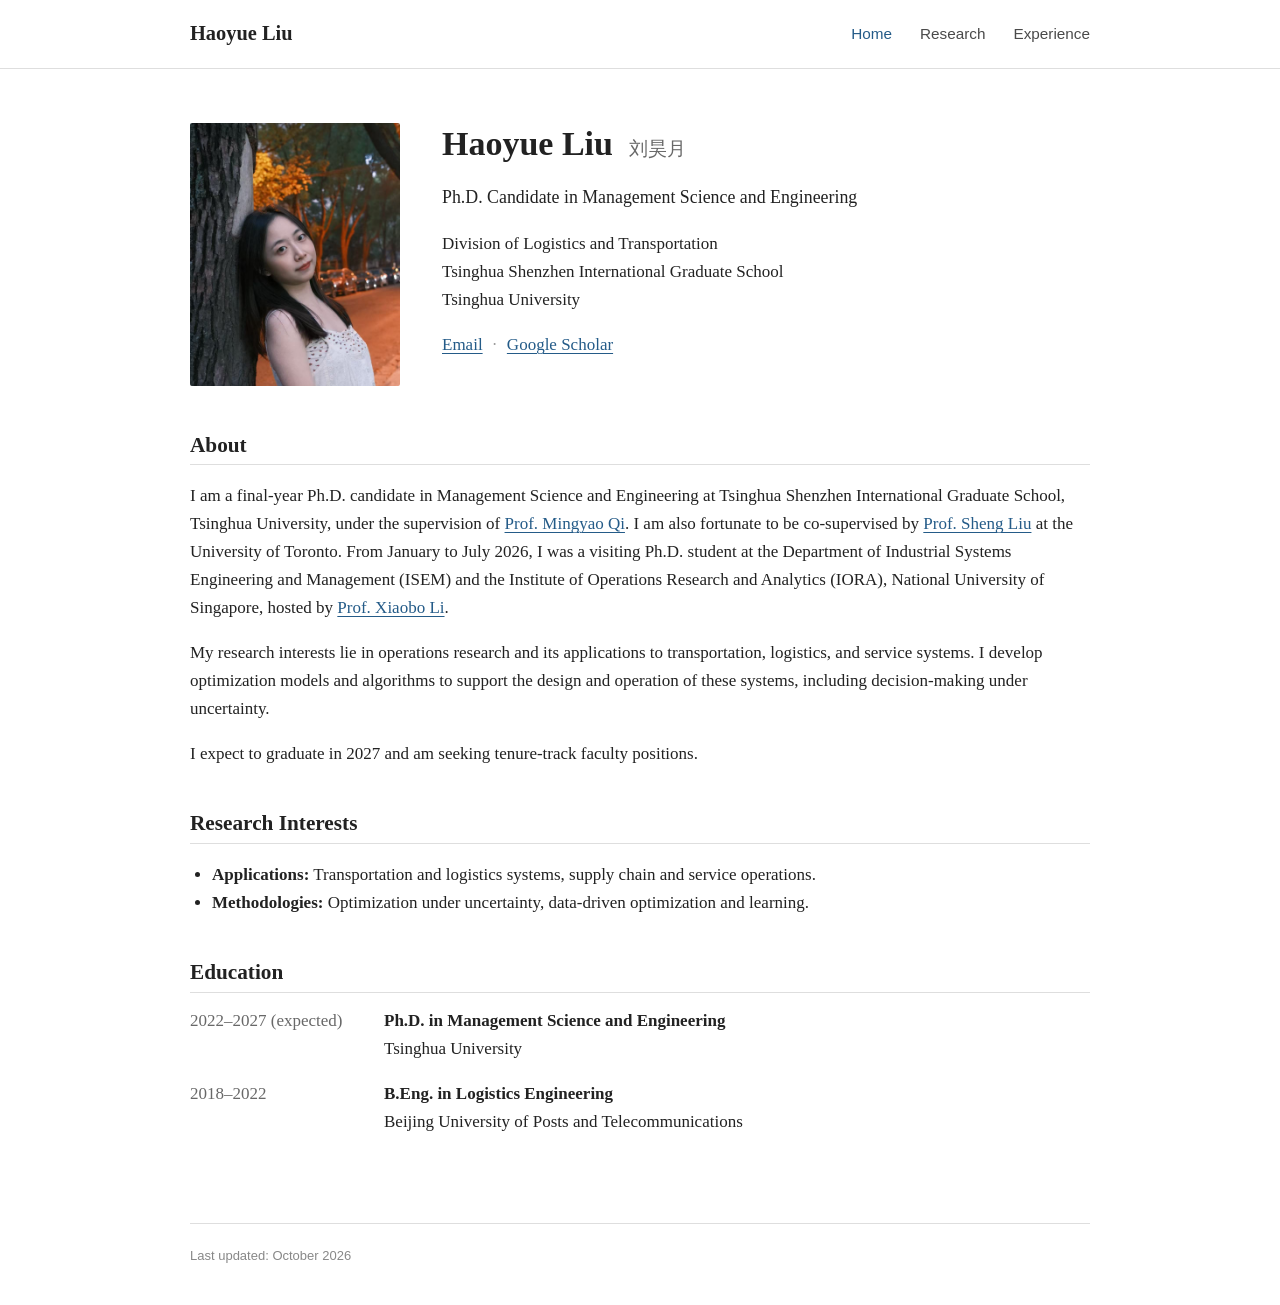
<file: index.html>
<!doctype html>
<html lang="en">
<head>
  <meta charset="utf-8">
  <meta name="viewport" content="width=device-width, initial-scale=1">
  <meta name="description" content="Homepage of Haoyue Liu, Ph.D. candidate at Tsinghua University.">
  <title>Haoyue Liu | Operations & Analytics</title>
  <link rel="stylesheet" href="assets/css/main.css">
</head>
<body>
  <header class="site-header">
    <nav class="nav wrap" aria-label="Primary navigation">
      <a class="site-name" href="index.html">Haoyue Liu</a>
      <div class="nav-links"><a class="active" href="index.html">Home</a><a href="research.html">Research</a><a href="experience.html">Experience</a></div>
    </nav>
  </header>
  <main class="wrap">
    <section class="intro">
      <img class="portrait" src="assets/images/profile.jpg" alt="Portrait of Haoyue Liu">
      <div>
        <h1>Haoyue Liu <span lang="zh-Hans">刘昊月</span></h1>
        <p class="role">Ph.D. Candidate in Management Science and Engineering</p>
        <p>Division of Logistics and Transportation<br>Tsinghua Shenzhen International Graduate School<br>Tsinghua University</p>
        <p><a href="mailto:liu-hy22@mails.tsinghua.edu.cn">Email</a><span class="sep">·</span><a href="https://scholar.google.com/citations?user=rS2UGIAAAAAJ&amp;hl=en">Google Scholar</a></p>
      <!--  <p><a href="mailto:liu-hy22@mails.tsinghua.edu.cn">Email</a><span class="sep">·</span><a href="files/Haoyue_Liu_CV.pdf">Curriculum Vitae</a><span class="sep">·</span><a href="https://scholar.google.com/citations?user=rS2UGIAAAAAJ&amp;hl=en">Google Scholar</a></p> -->
      </div>
    </section>

    <section>
      <h2>About</h2>
      <p>I am a final-year Ph.D. candidate in Management Science and Engineering at Tsinghua Shenzhen International Graduate School, Tsinghua University, under the supervision of <a href="https://www.sigs.tsinghua.edu.cn/qmy_en/main.htm">Prof. Mingyao Qi</a>. I am also fortunate to be co-supervised by <a href="https://sites.google.com/site/thushengliu/">Prof. Sheng Liu</a> at the University of Toronto. From January to July 2026, I was a visiting Ph.D. student at the Department of Industrial Systems Engineering and Management (ISEM) and the Institute of Operations Research and Analytics (IORA), National University of Singapore, hosted by <a href="https://sites.google.com/site/lixiaobohome/home">Prof. Xiaobo Li</a>.</p>
      <p>My research interests lie in operations research and its applications to transportation, logistics, and service systems. I develop optimization models and algorithms to support the design and operation of these systems, including decision-making under uncertainty.</p>
      <p>I expect to graduate in 2027 and am seeking tenure-track faculty positions.</p>
    </section>

    <section>
      <h2>Research Interests</h2>
      <ul>
        <li><strong>Applications:</strong> Transportation and logistics systems, supply chain and service operations.</li>
        <li><strong>Methodologies:</strong> Optimization under uncertainty, data-driven optimization and learning.</li>
      </ul>
    </section>

    <section>
      <h2>Education</h2>
      <div class="dated"><span>2022–2027 (expected)</span><p><strong>Ph.D. in Management Science and Engineering</strong><br>Tsinghua University</p></div>
      <div class="dated"><span>2018–2022</span><p><strong>B.Eng. in Logistics Engineering</strong><br>Beijing University of Posts and Telecommunications</p></div>
    </section>
  </main>
  <footer class="wrap">Last updated: October 2026</footer>
</body>
</html>
</file>
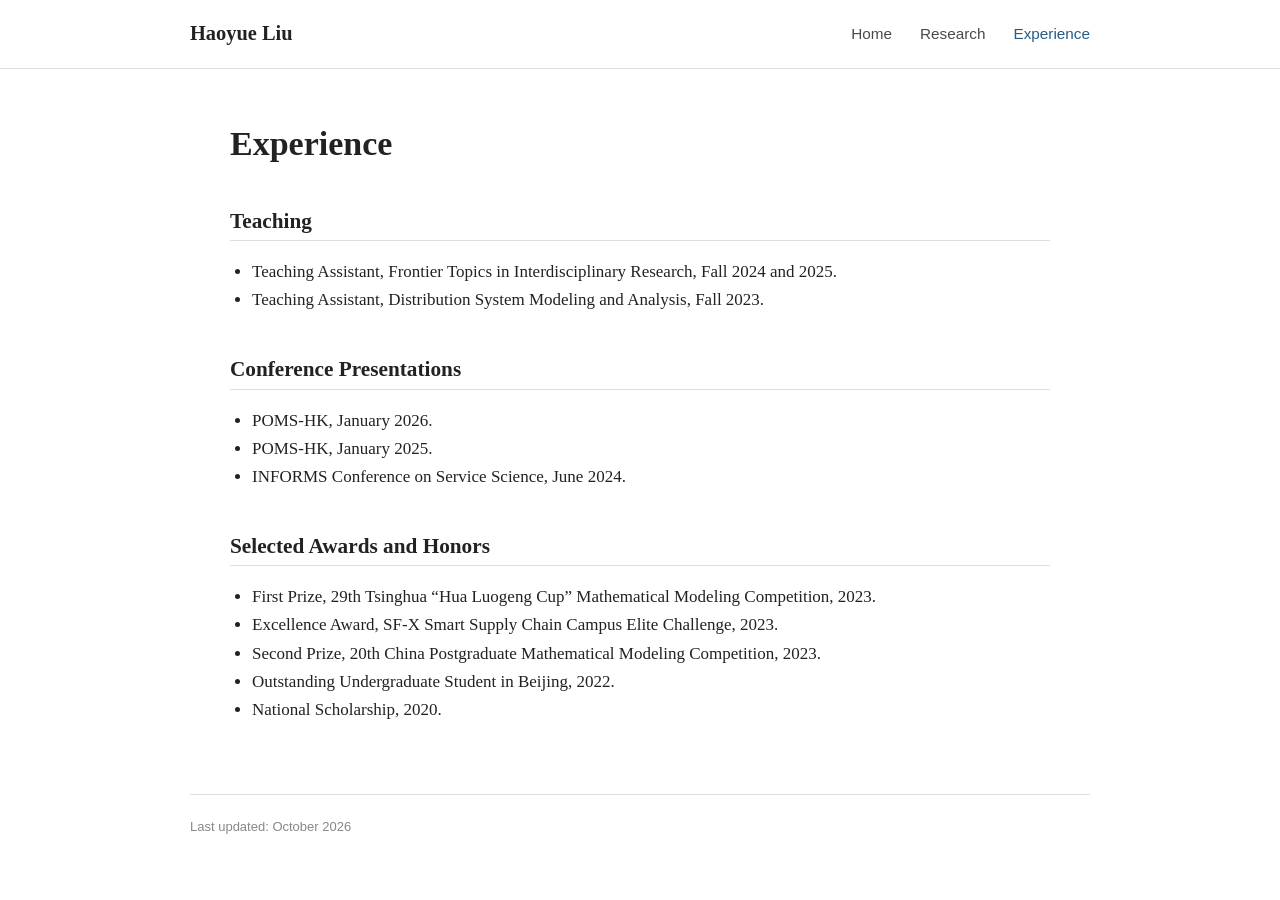
<file: experience.html>
<!doctype html><html lang="en"><head><meta charset="utf-8"><meta name="viewport" content="width=device-width, initial-scale=1"><title>Experience | Haoyue Liu</title><link rel="stylesheet" href="assets/css/main.css"></head><body>
<header class="site-header"><nav class="nav wrap"><a class="site-name" href="index.html">Haoyue Liu</a><div class="nav-links"><a href="index.html">Home</a><a href="research.html">Research</a><a class="active" href="experience.html">Experience</a></div></nav></header>
<main class="wrap page"><h1>Experience</h1>
<h2>Teaching</h2><ul><li>Teaching Assistant, Frontier Topics in Interdisciplinary Research, Fall 2024 and 2025.</li><li>Teaching Assistant, Distribution System Modeling and Analysis, Fall 2023.</li></ul>
<h2>Conference Presentations</h2><ul><li>POMS-HK, January 2026.</li><li>POMS-HK, January 2025.</li><li>INFORMS Conference on Service Science, June 2024.</li></ul>
<h2>Selected Awards and Honors</h2><ul><li>First Prize, 29th Tsinghua “Hua Luogeng Cup” Mathematical Modeling Competition, 2023.</li><li>Excellence Award, SF-X Smart Supply Chain Campus Elite Challenge, 2023.</li><li>Second Prize, 20th China Postgraduate Mathematical Modeling Competition, 2023.</li><li>Outstanding Undergraduate Student in Beijing, 2022.</li><li>National Scholarship, 2020.</li></ul>
</main><footer class="wrap">Last updated: October 2026</footer></body></html>
</file>
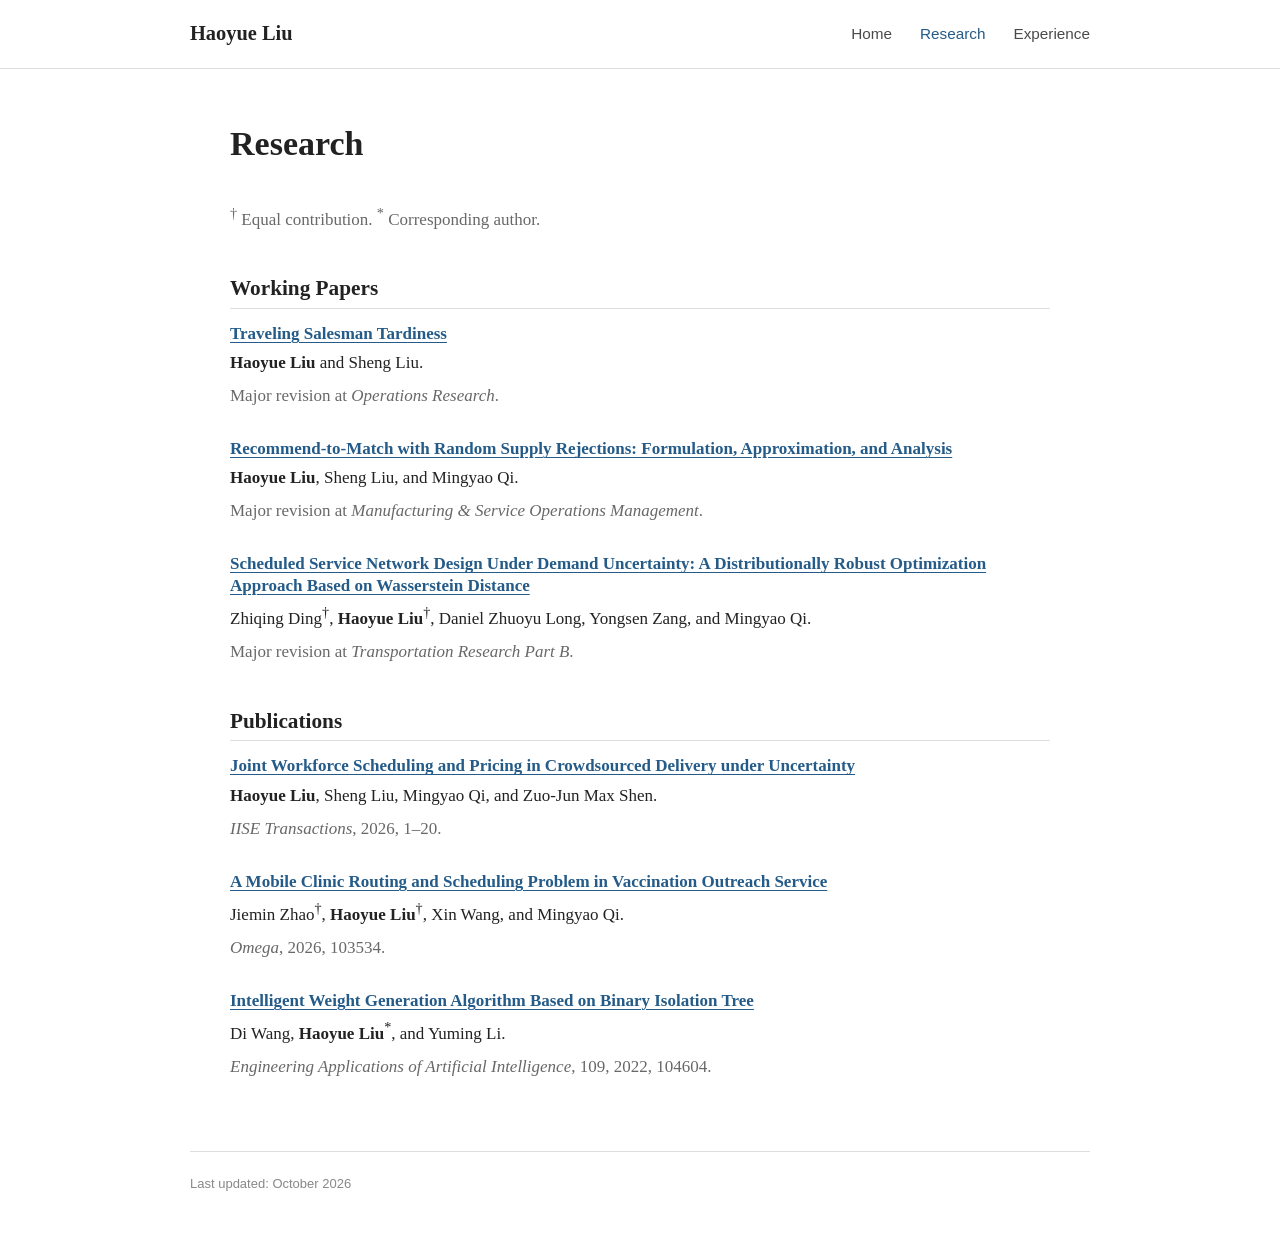
<file: research.html>
<!doctype html><html lang="en"><head><meta charset="utf-8"><meta name="viewport" content="width=device-width, initial-scale=1"><title>Research | Haoyue Liu</title><link rel="stylesheet" href="assets/css/main.css"></head><body>
<header class="site-header"><nav class="nav wrap"><a class="site-name" href="index.html">Haoyue Liu</a><div class="nav-links"><a href="index.html">Home</a><a class="active" href="research.html">Research</a><a href="experience.html">Experience</a></div></nav></header>
<main class="wrap page"><h1>Research</h1><p class="note"><sup>†</sup> Equal contribution. <sup>*</sup> Corresponding author.</p>
<h2>Working Papers</h2>
<article class="paper"><h3><a href="https://papers.ssrn.com/sol3/papers.cfm?abstract_id=6935518">Traveling Salesman Tardiness</a></h3><p><strong>Haoyue Liu</strong> and Sheng Liu.</p><p class="status">Major revision at <em>Operations Research</em>.</p></article>
<article class="paper"><h3><a href="https://arxiv.org/abs/2510.19122">Recommend-to-Match with Random Supply Rejections: Formulation, Approximation, and Analysis</a></h3><p><strong>Haoyue Liu</strong>, Sheng Liu, and Mingyao Qi.</p><p class="status">Major revision at <em>Manufacturing &amp; Service Operations Management</em>.</p></article>
<article class="paper"><h3><a href="https://papers.ssrn.com/sol3/papers.cfm?abstract_id=6142695">Scheduled Service Network Design Under Demand Uncertainty: A Distributionally Robust Optimization Approach Based on Wasserstein Distance</a></h3><p>Zhiqing Ding<sup>†</sup>, <strong>Haoyue Liu</strong><sup>†</sup>, Daniel Zhuoyu Long, Yongsen Zang, and Mingyao Qi.</p><p class="status">Major revision at <em>Transportation Research Part B</em>.</p></article>
<h2>Publications</h2>
<article class="paper"><h3><a href="https://www.tandfonline.com/doi/full/10.1080/24725854.2026.2639060">Joint Workforce Scheduling and Pricing in Crowdsourced Delivery under Uncertainty</a></h3><p><strong>Haoyue Liu</strong>, Sheng Liu, Mingyao Qi, and Zuo-Jun Max Shen.</p><p class="status"><em>IISE Transactions</em>, 2026, 1–20.</p></article>
<article class="paper"><h3><a href="https://www.sciencedirect.com/science/article/pii/S030504832600023X">A Mobile Clinic Routing and Scheduling Problem in Vaccination Outreach Service</a></h3><p>Jiemin Zhao<sup>†</sup>, <strong>Haoyue Liu</strong><sup>†</sup>, Xin Wang, and Mingyao Qi.</p><p class="status"><em>Omega</em>, 2026, 103534.</p></article>
<article class="paper"><h3><a href="https://www.sciencedirect.com/science/article/pii/S0952197621004267">Intelligent Weight Generation Algorithm Based on Binary Isolation Tree</a></h3><p>Di Wang, <strong>Haoyue Liu</strong><sup>*</sup>, and Yuming Li.</p><p class="status"><em>Engineering Applications of Artificial Intelligence</em>, 109, 2022, 104604.</p></article>
</main><footer class="wrap">Last updated: October 2026</footer></body></html>
</file>
<file: assets/css/main.css>
:root{--ink:#222;--muted:#686868;--line:#dedede;--link:#245b88;--paper:#fff;--soft:#f7f7f5}*{box-sizing:border-box}html{font-size:17px}body{margin:0;background:var(--paper);color:var(--ink);font-family:Georgia,"Times New Roman","Noto Serif SC",serif;line-height:1.65}.wrap{width:min(900px,calc(100% - 40px));margin-inline:auto}.site-header{border-bottom:1px solid var(--line);margin-bottom:54px}.nav{min-height:68px;display:flex;align-items:center;justify-content:space-between}.site-name{font-size:1.2rem;font-weight:700;color:var(--ink);text-decoration:none}.nav-links{display:flex;gap:28px}.nav-links a{color:#4a4a4a;text-decoration:none;font-family:Arial,sans-serif;font-size:.9rem}.nav-links a:hover,.nav-links .active{color:var(--link)}a{color:var(--link);text-decoration-thickness:1px;text-underline-offset:3px}h1,h2,h3{line-height:1.25}h1{font-size:2rem;margin:0 0 12px}h1 span{font-size:1.1rem;font-weight:400;color:var(--muted);margin-left:8px}h2{font-size:1.25rem;margin:42px 0 14px;padding-bottom:6px;border-bottom:1px solid var(--line)}h3{font-size:1rem;margin:0;font-weight:600}.intro{display:grid;grid-template-columns:210px 1fr;gap:42px;align-items:start;margin-bottom:46px}.portrait{width:210px;aspect-ratio:4/5;object-fit:cover;object-position:center;border-radius:2px}.role{font-size:1.05rem;margin-bottom:6px}.sep{padding:0 10px;color:#999}.dated{display:grid;grid-template-columns:170px 1fr;gap:24px}.dated span{color:var(--muted)}.dated p{margin-top:0}.page{max-width:820px}.page>h1{margin-bottom:36px}.paper{margin:0 0 28px}.paper p{margin:5px 0}.status,.note{color:var(--muted)}ul{padding-left:22px}footer{border-top:1px solid var(--line);margin-top:70px;padding:24px 0 42px;color:#888;font:13px Arial,sans-serif}@media(max-width:650px){html{font-size:16px}.site-header{margin-bottom:34px}.nav{align-items:flex-start;flex-direction:column;padding:15px 0}.nav-links{gap:20px;margin-top:8px}.intro{grid-template-columns:1fr;gap:25px}.portrait{width:170px}.dated{grid-template-columns:1fr;gap:0}.dated span{margin-bottom:3px}h1{font-size:1.75rem}}
</file>
